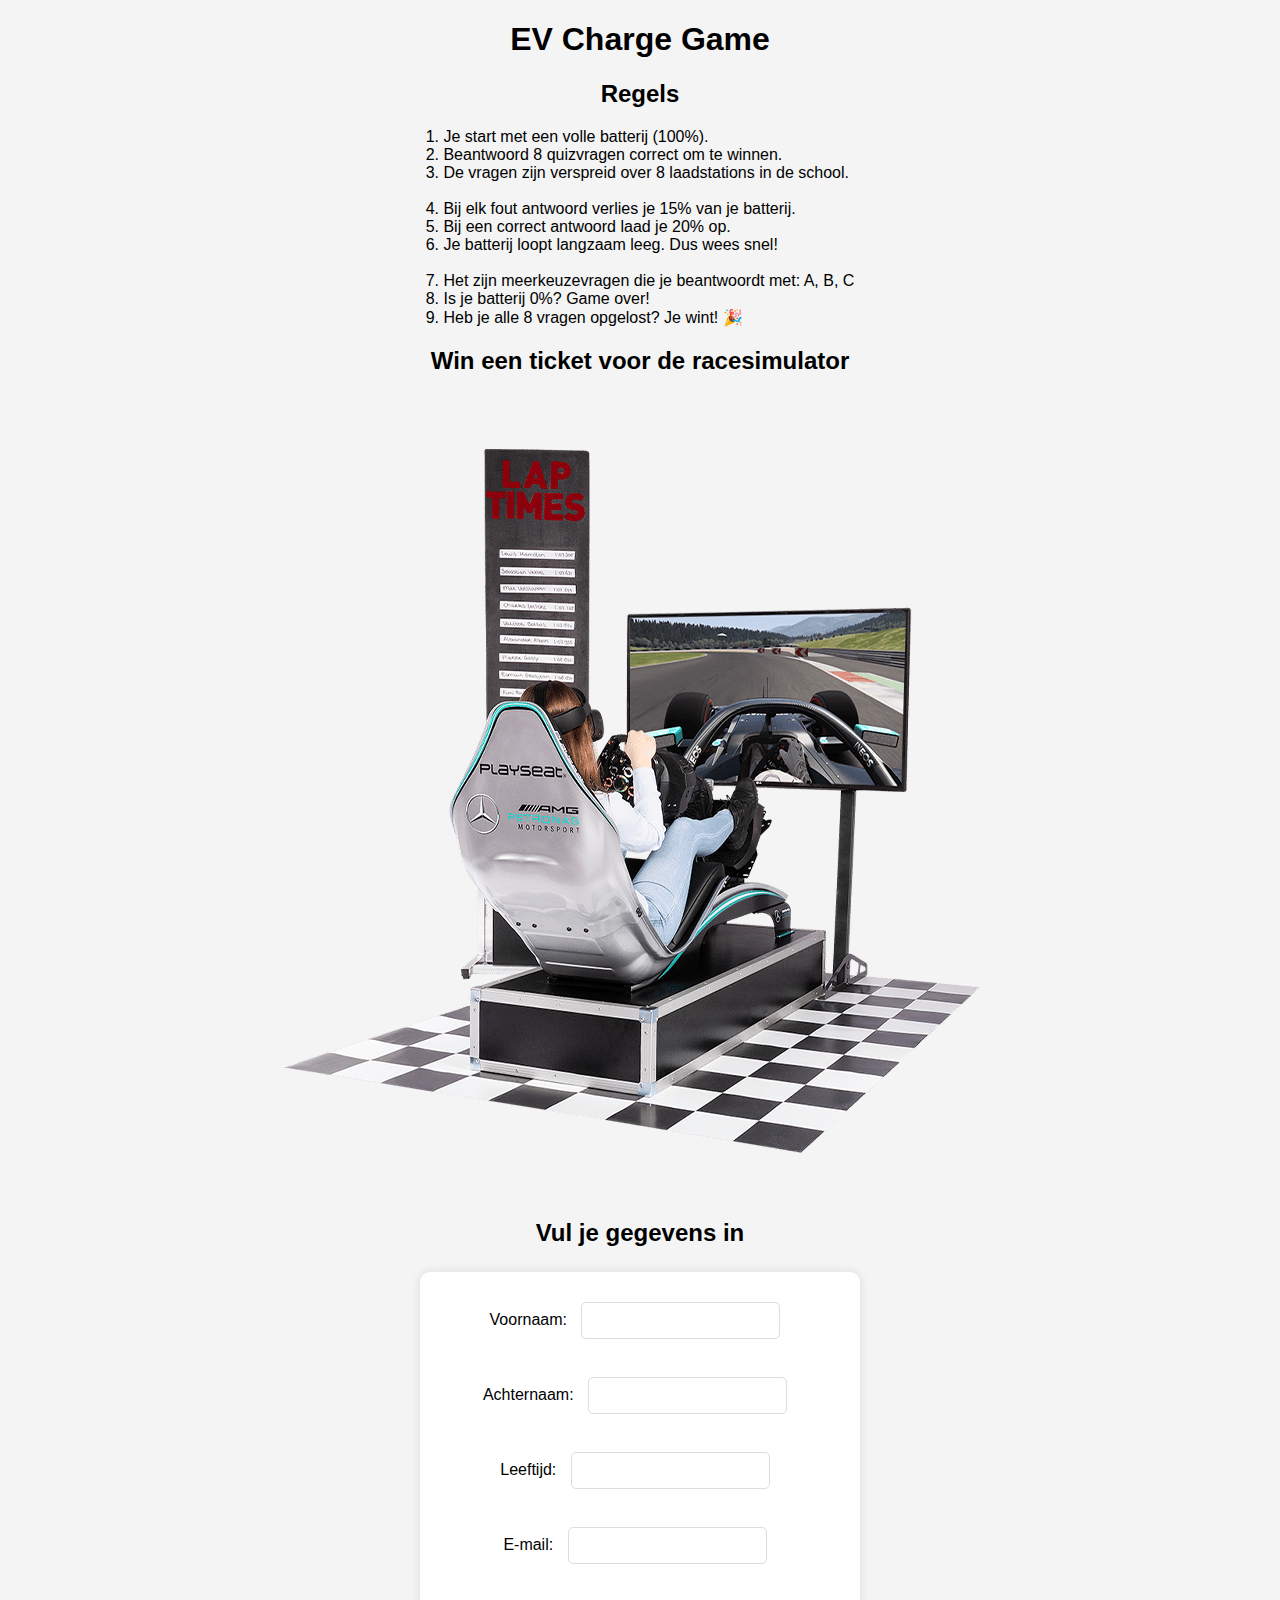
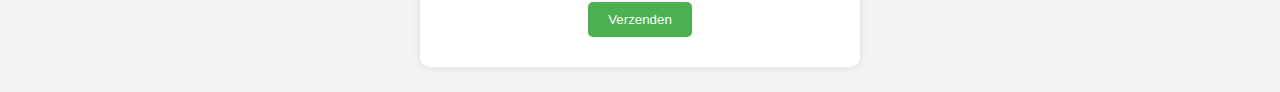
<file: index.html>
<!DOCTYPE html>
<html lang="nl">
<head>
    <meta charset="UTF-8">
    <meta name="viewport" content="width=device-width, initial-scale=1.0">
    <title>EV Charge Game - startpagina</title>
    <link rel="stylesheet" href="styles.css">
</head>
<body>
    <h1>EV Charge Game</h1>

    <h2>Regels</h2>
    <ul>
        <li>1. Je start met een volle batterij (100%).</li>
        <li>2. Beantwoord 8 quizvragen correct om te winnen.</li>
        <li>3. De vragen zijn verspreid over 8 laadstations in de school.</li>
        <br>
        <li>4. Bij elk fout antwoord verlies je 15% van je batterij.</li>
        <li>5. Bij een correct antwoord laad je 20% op.</li>
        <li>6. Je batterij loopt langzaam leeg. Dus wees snel!</li>
        <br>
        <li>7. Het zijn meerkeuzevragen die je beantwoordt met: A, B, C</li>
        <li>8. Is je batterij 0%? Game over!</li>
        <li>9. Heb je alle 8 vragen opgelost? Je wint! 🎉</li>
    </ul>

    <h2>Win een ticket voor de racesimulator</h2>
    <img id="map-image" src="images/racesimulator.png" alt="RACE SIMULATOR">
    
    <h2>Vul je gegevens in</h2>
    <form id="playerForm">
        <label for="firstName">Voornaam:</label>
        <input type="text" id="firstName" name="firstName" required><br><br>

        <label for="lastName">Achternaam:</label>
        <input type="text" id="lastName" name="lastName" required><br><br>

        <label for="age">Leeftijd:</label>
        <input type="number" id="age" name="age" required><br><br>

        <label for="email">E-mail:</label>
        <input type="email" id="email" name="email" required><br><br>

        <button type="submit">Verzenden</button>
    </form>

    <script>
        document.getElementById("playerForm").addEventListener("submit", function(event) {
            event.preventDefault(); // Voorkom standaardformulierverzending
            window.location.href = "game.html"; // Stuur door naar game.html
        });
    </script>
</body>
</html>
</file>
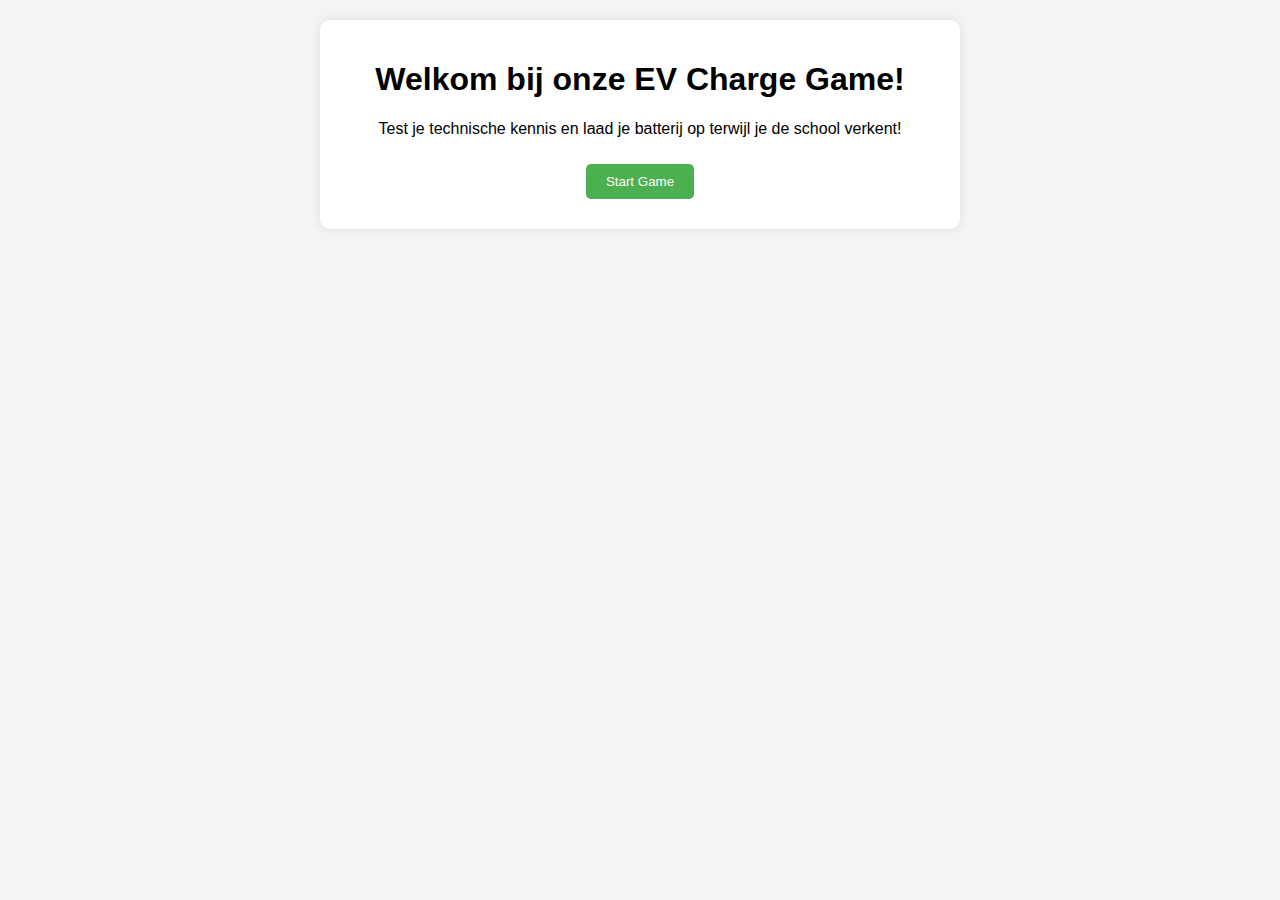
<file: game.html>
<!DOCTYPE html>
<html lang="en">
<head>
    <meta charset="UTF-8">
    <meta name="viewport" content="width=device-width, initial-scale=1.0">
    <title>EV Charge Game</title>
    <link rel="stylesheet" href="styles.css">
</head>
<body>
    <div id="start-page">
        <h1>Welkom bij onze EV Charge Game!</h1>
        <p>Test je technische kennis en laad je batterij op terwijl je de school verkent!</p>
        <button id="start-game-button">Start Game</button>
    </div>

    <div id="game-container" style="display: none;">
        <h1>EV Charge Game</h1>
        <p id="battery-percentage">100%</p>
        <div id="progress-bar">
            <div id="progress-fill"></div>
        </div>

        <!-- Quiz Section -->
        <div id="quiz-container">
            <h2>Quiz</h2>
            <p id="question"></p>
            <input type="text" id="answer-input" placeholder="Geef hier je antwoord">
            <button id="submit-answer-button">Verzenden</button>
            <p id="quiz-message"></p>
        </div>

        <!-- Map Button -->
        <button id="toggle-map-button">Toon kaart</button>
    </div>

    <div id="score-container" style="display: none;">
        <h2>Bedankt voor het spelen!</h2>
        <div id="score"></div>
        <button id="restart-game-button">Restart Game</button>
    </div>

    <!-- Map Pop-up -->
    <div id="map-overlay"></div>
    <div id="map-container">
        <h2>Map</h2>
        <img id="map-image" src="images/map.png" alt="Map">
        <button id="close-map-button">Terug</button>
    </div>

    <script src="script.js"></script>
</body>
</html>
</file>
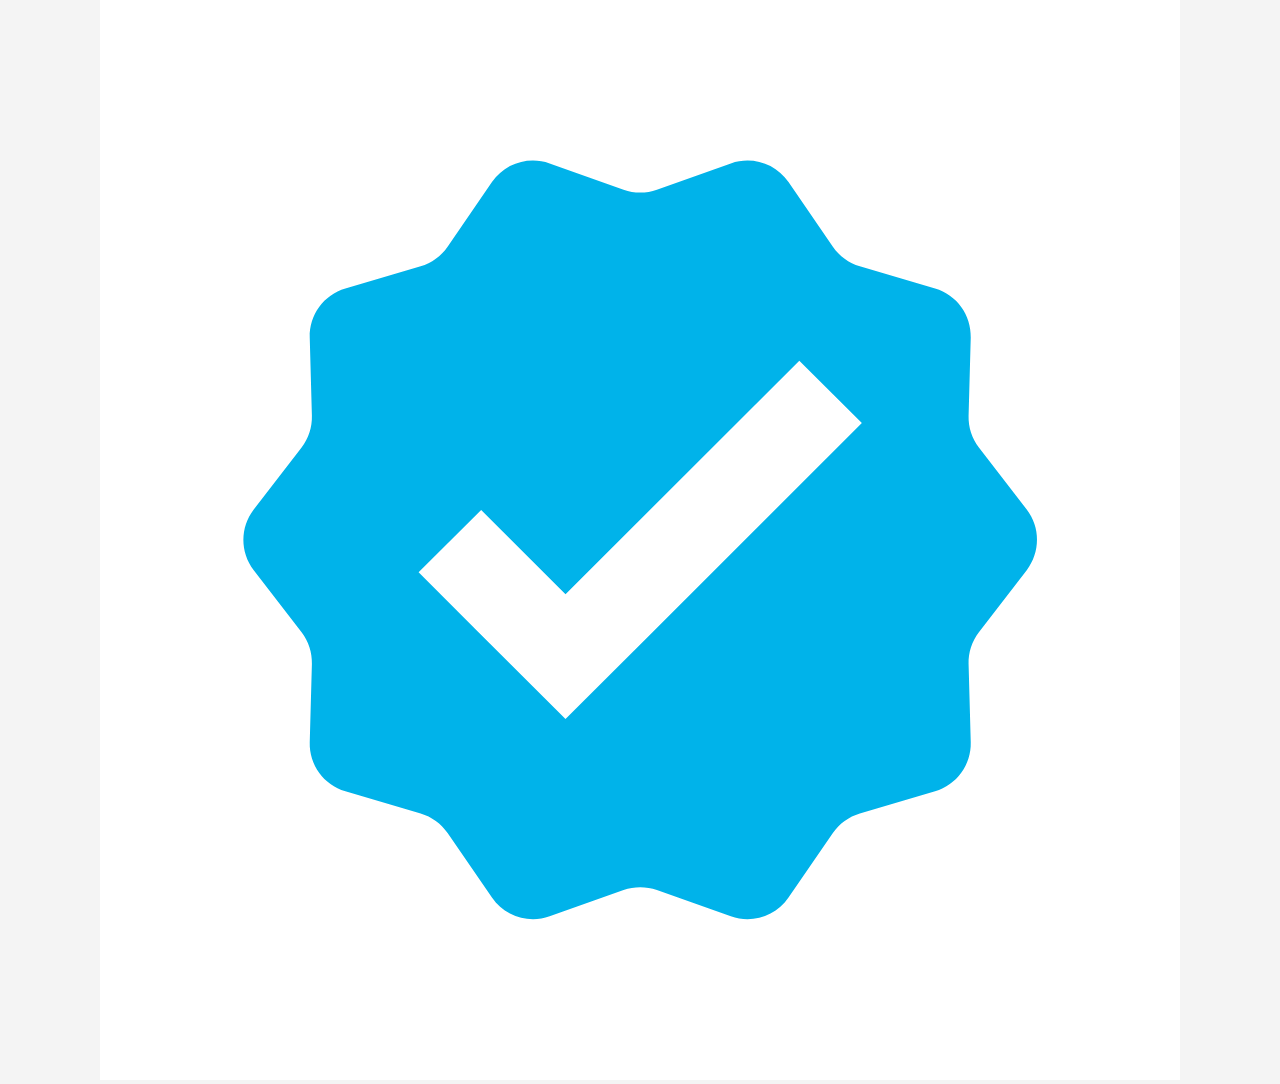
<file: verificatie.html>
<!DOCTYPE html>
<html lang="nl">
<head>
    <meta charset="UTF-8">
    <meta name="viewport" content="width=device-width, initial-scale=1.0">
    <title>EV Charge Game - Verificatie</title>
    <link rel="stylesheet" href="styles.css">
</head>
<body>
    <img id="map-image" src="images/Meta-Verified.png" alt="Verified">
</body>
</html>
</file>
<file: styles.css>
body {
    font-family: Arial, sans-serif;
    text-align: center;
    background-color: #f4f4f4;
    margin: 0;
    padding: 0;
}

#start-page, #game-container, #score-container {
    margin: 20px auto;
    padding: 20px;
    max-width: 600px;
    background-color: #fff;
    border-radius: 10px;
    box-shadow: 0 0 10px rgba(0, 0, 0, 0.1);
}

#progress-bar {
    width: 100%;
    background-color: #ddd;
    border-radius: 5px;
    margin: 20px 0;
}

#progress-fill {
    height: 20px;
    background-color: #4caf50;
    border-radius: 5px;
    width: 100%;
}

button {
    padding: 10px 20px;
    margin: 10px;
    border: none;
    border-radius: 5px;
    background-color: #4caf50;
    color: white;
    cursor: pointer;
}

button:hover {
    background-color: #45a049;
}

input {
    padding: 10px;
    margin: 10px;
    border: 1px solid #ddd;
    border-radius: 5px;
}

/* Map Pop-up */
#map-overlay {
    display: none;
    position: fixed;
    top: 0;
    left: 0;
    width: 100%;
    height: 100%;
    background-color: rgba(0, 0, 0, 0.5);
    z-index: 999;
}

#map-container {
  position: fixed;
  top: 50%;
  left: 50%;
  transform: translate(-50%, -50%);
  width: 80%;
  height: auto;
  background: white;
  text-align: center;
  padding: 20px;
  box-shadow: 0 4px 6px rgba(0, 0, 0, 0.1);
  display: none; /* Verberg standaard */
  z-index: 1000; /* Zorg ervoor dat het boven andere elementen komt */
  border-radius: 10px
}

#map-container img {
    position: ;
    max-width: 100%;
    height: auto;
}

form {
    max-width: 400px;
    margin: 25px auto;
    padding: 20px;
    background-color: white;
    border-radius: 10px;
    box-shadow: 0 0 10px rgba(0, 0, 0, 0.1);
}

ul {
    list-style-type: none;
    display: inline-block;
    text-align: left;
    margin: 0 auto;
    padding-left: 0;
}

#close-map-button {
    background-color: red;
}

#close-map-button:hover {
    background-color: rgb(219, 0, 0);
}
</file>
